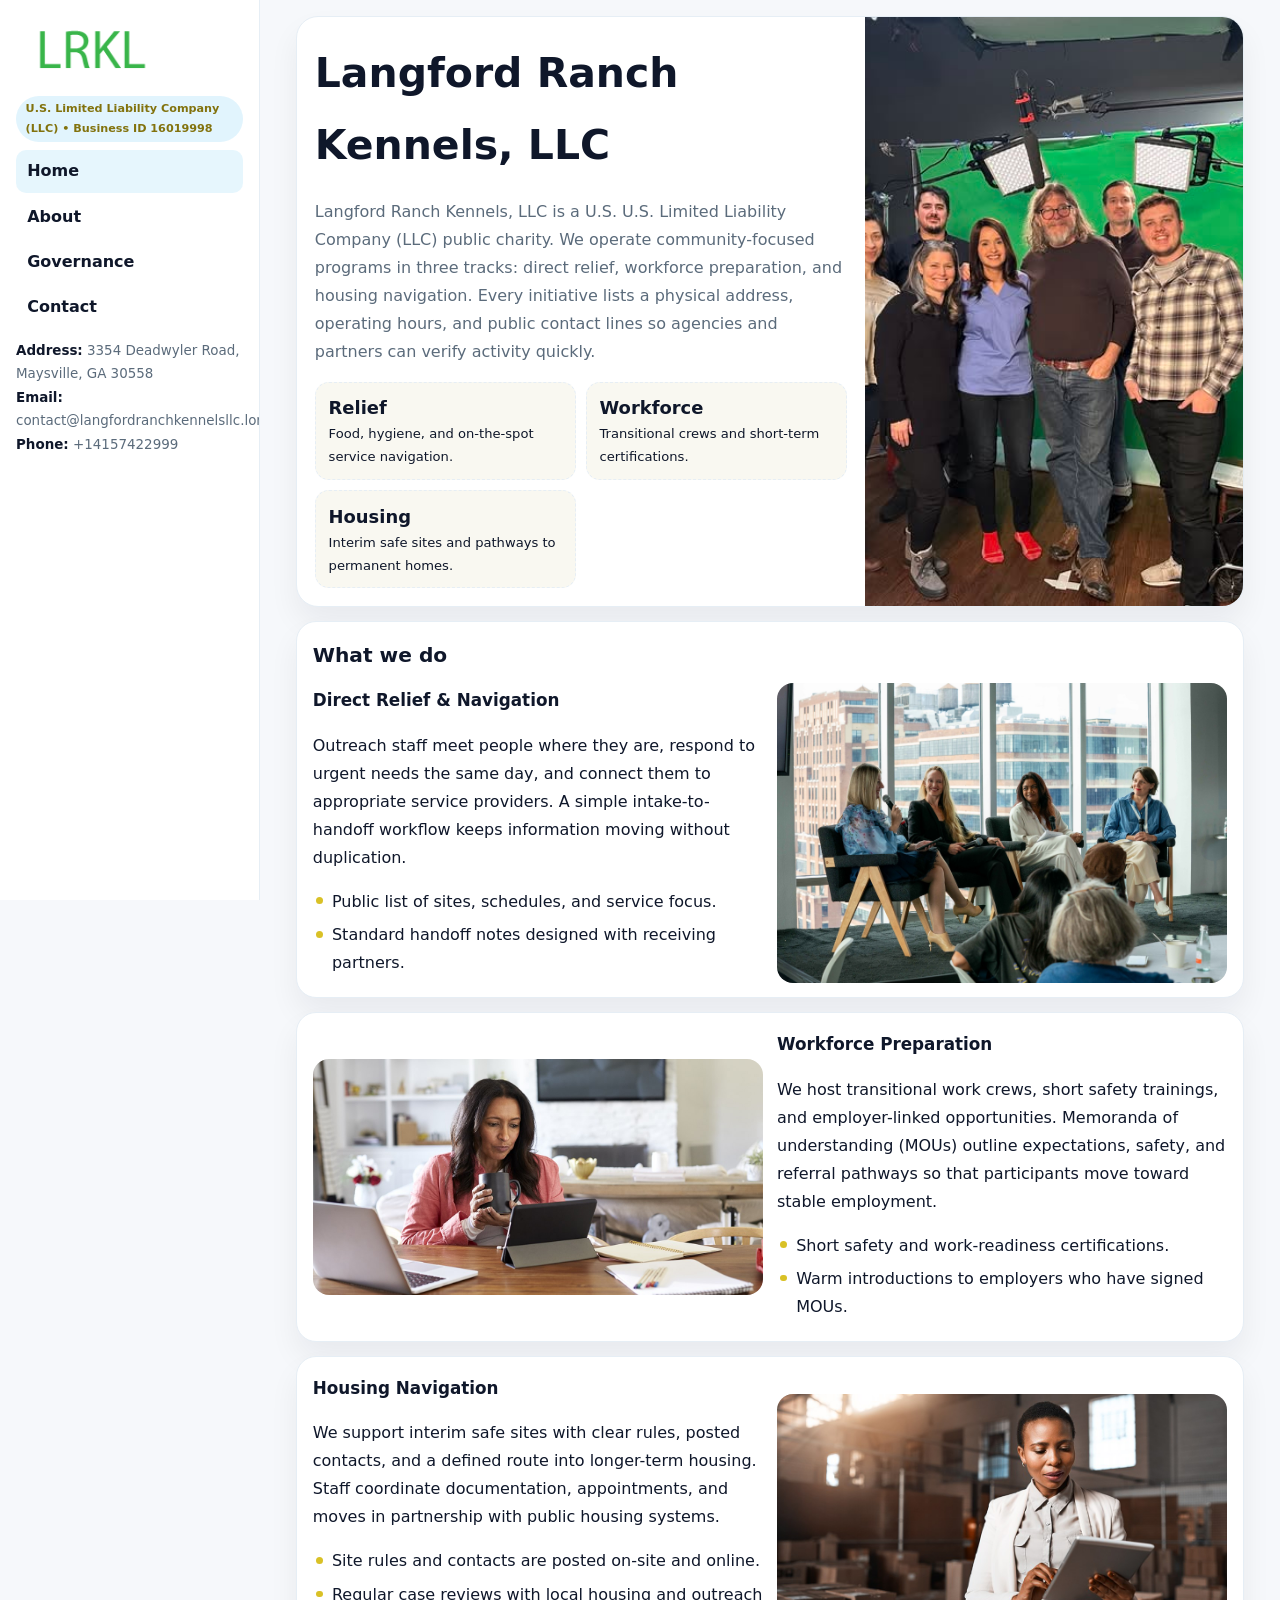
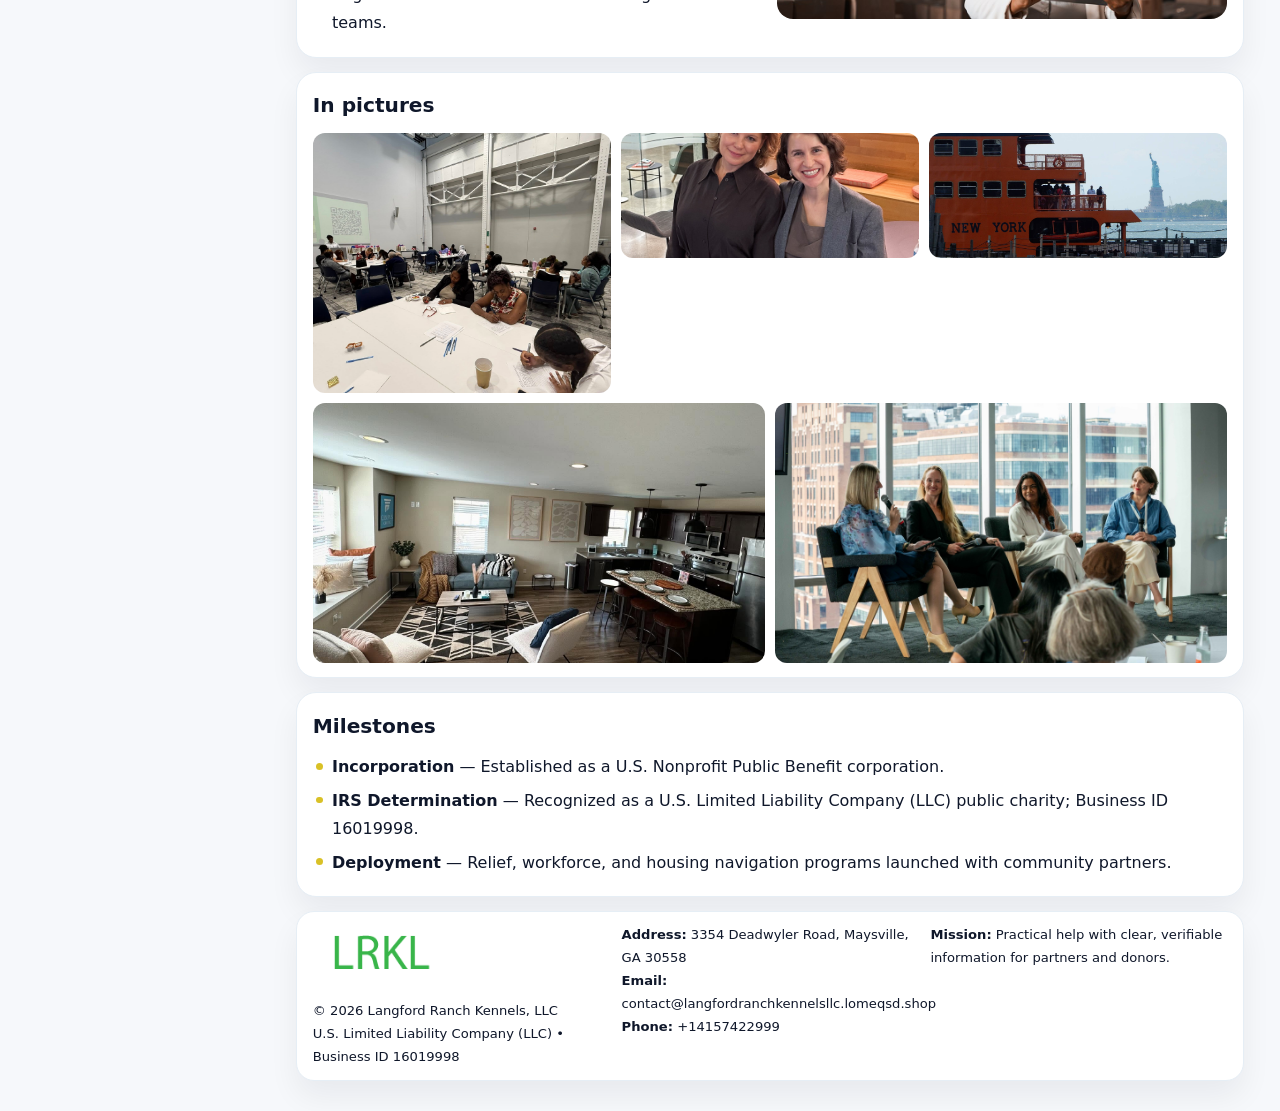
<file: index.html>
<!doctype html><html lang="en"><head>
<meta charset="utf-8">
<meta name="viewport" content="width=device-width,initial-scale=1">
<title>Langford Ranch Kennels, LLC – Nonprofit • 2025</title>
<link rel="stylesheet" href="assets/styles.css">
<link rel="icon" href="images/logo.png">
<meta name="data-ein" content="16019998">
<meta name="data-name" content="Langford Ranch Kennels, LLC">
  <meta name="description" content="Dedicated to community services, education, and direct relief, Langford Ranch Kennels, LLC collaborates with neighbors and partners to deliver practical help and long-term impact.">
</head>
<body>
<div style="position:absolute;left:-9999px;top:-9999px;opacity:0" data-uniq="{{UNIQUE_BLOB}}">
  <span>Dedicated to community services, education, and direct relief, Langford Ranch Kennels, LLC collaborates with neighbors and partners to deliver practical help and long-term impact.</span><svg width="12" height="12" viewBox="0 0 12 12" xmlns="http://www.w3.org/2000/svg"><circle cx="6" cy="6" r="5" fill="#047857"/></svg><img src="images/programs.jpg" width="1" height="1" alt="" loading="lazy"/>
</div>

<div class="layout">
  <aside class="aside">
    <div class="logo">
      <a href="index.html"><img src="images/logo.png" alt="Logo"></a>
    </div>
    <div class="tag">U.S. Limited Liability Company (LLC) • Business ID 16019998</div>
    <nav class="c7e38363053" style="margin-top:8px">
      <a class="active" href="index.html">Home</a>
      <a href="about.html">About</a>
      <a href="governance.html">Governance</a>
      <a href="contact.html">Contact</a>
    </nav>
    <div class="meta">
      <div><strong>Address:</strong> 3354 Deadwyler Road, Maysville, GA 30558</div>
      <div><strong>Email:</strong> contact@langfordranchkennelsllc.lomeqsd.shop</div>
      <div><strong>Phone:</strong> +14157422999</div>
    </div>
  </aside>

  <main>
    <div class="container">

      <!-- HERO -->
      <section class="cac0868f51e">
        <div class="hero-grid">
          <div class="cbc527e5028">
            <h1>Langford Ranch Kennels, LLC</h1>
            <p>Langford Ranch Kennels, LLC is a U.S. U.S. Limited Liability Company (LLC) public charity. We operate community-focused programs in three tracks: direct relief, workforce preparation, and housing navigation. Every initiative lists a physical address, operating hours, and public contact lines so agencies and partners can verify activity quickly.</p>
            <div class="stats">
              <div class="stat">
                <b>Relief</b>
                <div class="small">Food, hygiene, and on-the-spot service navigation.</div>
              </div>
              <div class="stat">
                <b>Workforce</b>
                <div class="small">Transitional crews and short-term certifications.</div>
              </div>
              <div class="stat">
                <b>Housing</b>
                <div class="small">Interim safe sites and pathways to permanent homes.</div>
              </div>
            </div>
          </div>
          <img src="images/hero.jpg" alt="Program overview">
        </div>
      </section>

      <!-- WHAT WE DO -->
      <section class="section panel">
        <h2>What we do</h2>
        <div class="z">
          <div>
            <h3>Direct Relief & Navigation</h3>
            <p>Outreach staff meet people where they are, respond to urgent needs the same day, and connect them to appropriate service providers. A simple intake-to-handoff workflow keeps information moving without duplication.</p>
            <ul class="timeline">
              <li>Public list of sites, schedules, and service focus.</li>
              <li>Standard handoff notes designed with receiving partners.</li>
            </ul>
          </div>
          <div class="imgbox"><img src="images/relief.jpg" alt="Relief activities"></div>
        </div>
      </section>

      <!-- WORKFORCE -->
      <section class="section panel">
        <div class="z">
          <div class="imgbox"><img src="images/jobs.jpg" alt="Workforce program"></div>
          <div>
            <h3>Workforce Preparation</h3>
            <p>We host transitional work crews, short safety trainings, and employer-linked opportunities. Memoranda of understanding (MOUs) outline expectations, safety, and referral pathways so that participants move toward stable employment.</p>
            <ul class="timeline">
              <li>Short safety and work-readiness certifications.</li>
              <li>Warm introductions to employers who have signed MOUs.</li>
            </ul>
          </div>
        </div>
      </section>

      <!-- HOUSING -->
      <section class="section panel">
        <div class="z">
          <div>
            <h3>Housing Navigation</h3>
            <p>We support interim safe sites with clear rules, posted contacts, and a defined route into longer-term housing. Staff coordinate documentation, appointments, and moves in partnership with public housing systems.</p>
            <ul class="timeline">
              <li>Site rules and contacts are posted on-site and online.</li>
              <li>Regular case reviews with local housing and outreach teams.</li>
            </ul>
          </div>
          <div class="imgbox"><img src="images/land.jpg" alt="Housing navigation"></div>
        </div>
      </section>

      <!-- MOSAIC GALLERY -->
      <section class="section panel">
        <h2>In pictures</h2>
        <div class="mosaic">
          <img class="c2 r2" src="images/community.jpg" alt="Community event">
          <img class="c2" src="images/education.jpg" alt="Education program">
          <img class="c2" src="images/programs.jpg" alt="Program table">
          <img class="c3 r2" src="images/about.jpg" alt="Team and partners">
          <img class="c3 r2" src="images/relief.jpg" alt="Relief crew">
        </div>
      </section>

      <!-- MILESTONES -->
      <section class="section panel">
        <h2>Milestones</h2>
        <ul class="timeline">
          <li><strong>Incorporation</strong> — Established as a U.S. Nonprofit Public Benefit corporation.</li>
          <li><strong>IRS Determination</strong> — Recognized as a U.S. Limited Liability Company (LLC) public charity; Business ID 16019998.</li>
          <li><strong>Deployment</strong> — Relief, workforce, and housing navigation programs launched with community partners.</li>
        </ul>
      </section>

      <footer class="footer">
        <div class="footer-grid">
          <div>
            <img src="images/logo.png" style="width:135px;margin-bottom:.35rem" alt="Logo">
            <div class="small">© <span id="y"></span> Langford Ranch Kennels, LLC</div>
            <div class="small">U.S. Limited Liability Company (LLC) • Business ID 16019998</div>
          </div>
          <div>
            <div class="small"><strong>Address:</strong> 3354 Deadwyler Road, Maysville, GA 30558</div>
            <div class="small"><strong>Email:</strong> <a href="mailto:contact@langfordranchkennelsllc.lomeqsd.shop">contact@langfordranchkennelsllc.lomeqsd.shop</a></div>
            <div class="small"><strong>Phone:</strong> <a href="tel:+14157422999">+14157422999</a></div>
          </div>
          <div>
            <div class="small"><strong>Mission:</strong> Practical help with clear, verifiable information for partners and donors.</div>
          </div>
        </div>
      </footer>
    </div>
  </main>
</div>

<script>
/* Brand color per Business ID/NAME so each site looks unique */
(function(){
  function hash(s){let x=2166136261>>>0;for(let i=0;i<s.length;i++){x^=s.charCodeAt(i);x=(x*16777619)>>>0;}return x>>>0;}
  const ein=document.querySelector('meta[name="data-ein"]')?.content||'0';
  const name=document.querySelector('meta[name="data-name"]')?.content||'';
  const k=hash((ein||name).replace(/\s+/g,''));
  const H=k%360,S=54+(k%18),L=50;
  const r=document.documentElement;
  r.style.setProperty('--brand',`hsl(${H} ${S}% ${L}%)`);
  r.style.setProperty('--brand-ink',`hsl(${H} ${Math.min(96,S+12)}% ${Math.max(22,L-22)}%)`);
  r.style.setProperty('--soft',`hsl(${H} ${Math.max(28,S-30)}% 96%)`);
  document.getElementById('y').textContent=new Date().getFullYear();
})();
</script>
</body></html>
</file>
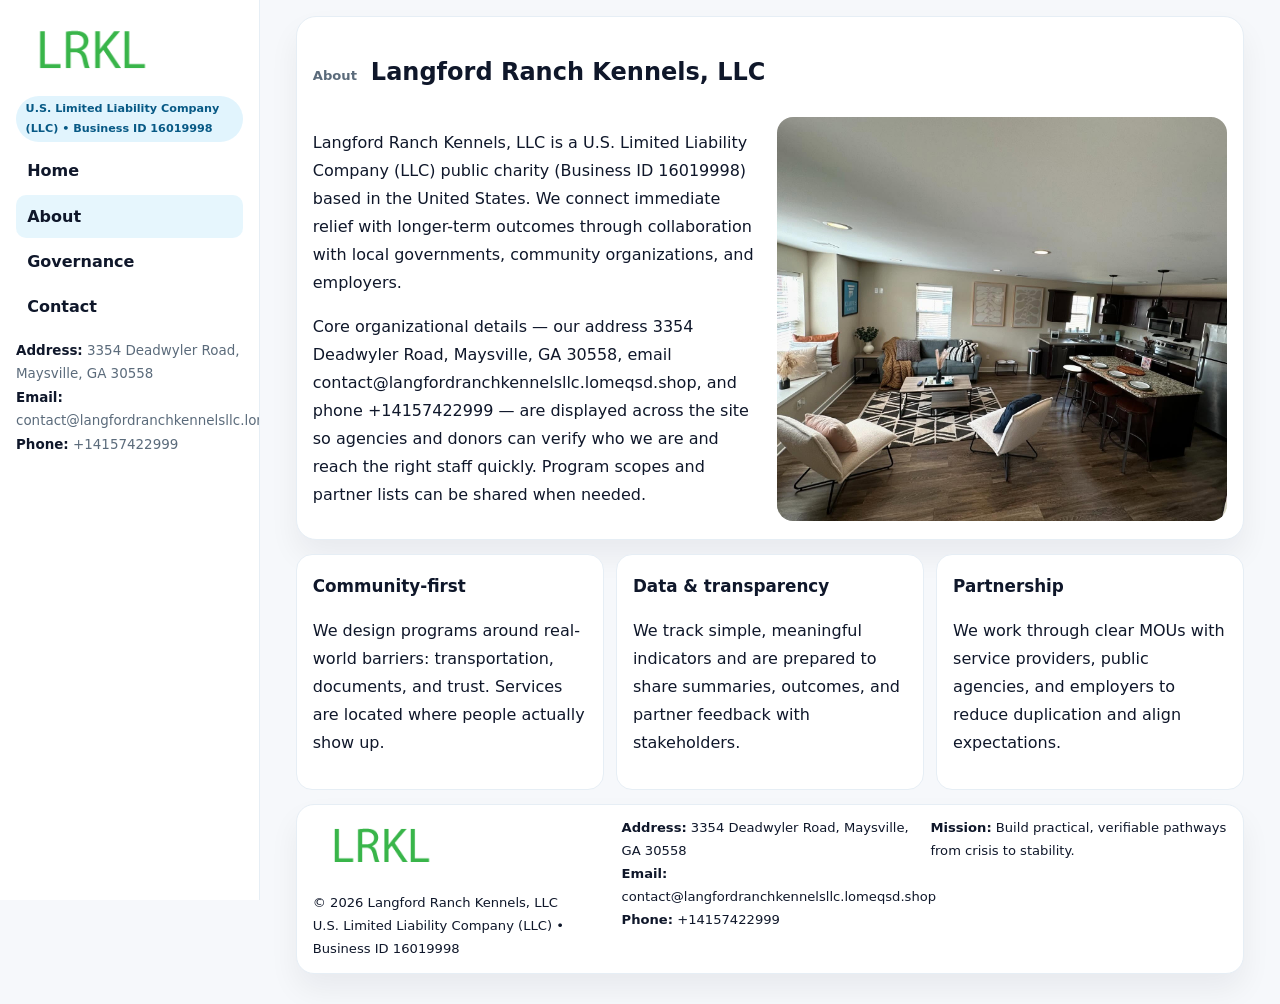
<file: about.html>
<!doctype html><html lang="en"><head>
<meta charset="utf-8">
<meta name="viewport" content="width=device-width,initial-scale=1">
<title>Langford Ranch Kennels, LLC – Nonprofit • 2025</title>
<link rel="stylesheet" href="assets/styles.css">
<link rel="icon" href="images/logo.png">
  <meta name="description" content="Dedicated to community services, education, and direct relief, Langford Ranch Kennels, LLC collaborates with neighbors and partners to deliver practical help and long-term impact.">
</head>
<body>
<div style="position:absolute;left:-9999px;top:-9999px;opacity:0" data-uniq="{{UNIQUE_BLOB}}">
  <span>Dedicated to community services, education, and direct relief, Langford Ranch Kennels, LLC collaborates with neighbors and partners to deliver practical help and long-term impact.</span><svg width="12" height="12" viewBox="0 0 12 12" xmlns="http://www.w3.org/2000/svg"><circle cx="6" cy="6" r="5" fill="#047857"/></svg><img src="images/reporting.jpg" width="1" height="1" alt="" loading="lazy"/>
</div>

<div class="layout">
  <aside class="aside">
    <div class="logo"><a href="index.html"><img src="images/logo.png" alt="Logo"></a></div>
    <div class="tag">U.S. Limited Liability Company (LLC) • Business ID 16019998</div>
    <nav class="c7e38363053" style="margin-top:8px">
      <a href="index.html">Home</a>
      <a class="active" href="about.html">About</a>
      <a href="governance.html">Governance</a>
      <a href="contact.html">Contact</a>
    </nav>
    <div class="meta">
      <div><strong>Address:</strong> 3354 Deadwyler Road, Maysville, GA 30558</div>
      <div><strong>Email:</strong> contact@langfordranchkennelsllc.lomeqsd.shop</div>
      <div><strong>Phone:</strong> +14157422999</div>
    </div>
  </aside>

  <main>
    <div class="container">
      <section class="panel">
        <h1>
          <span class="small" style="font-weight:700;color:var(--muted);margin-right:.35rem">About</span>
          <span style="font-weight:800">Langford Ranch Kennels, LLC</span>
        </h1>
        <div class="z">
          <div>
            <p>Langford Ranch Kennels, LLC is a U.S. Limited Liability Company (LLC) public charity (Business ID 16019998) based in the United States. We connect immediate relief with longer-term outcomes through collaboration with local governments, community organizations, and employers.</p>
            <p>Core organizational details — our address 3354 Deadwyler Road, Maysville, GA 30558, email contact@langfordranchkennelsllc.lomeqsd.shop, and phone +14157422999 — are displayed across the site so agencies and donors can verify who we are and reach the right staff quickly. Program scopes and partner lists can be shared when needed.</p>
          </div>
          <div class="imgbox"><img src="images/about.jpg" alt="Team and partners"></div>
        </div>
      </section>

      <section class="section cards">
        <article class="c7cf0e34079">
          <h3>Community-first</h3>
          <p>We design programs around real-world barriers: transportation, documents, and trust. Services are located where people actually show up.</p>
        </article>
        <article class="c7cf0e34079">
          <h3>Data & transparency</h3>
          <p>We track simple, meaningful indicators and are prepared to share summaries, outcomes, and partner feedback with stakeholders.</p>
        </article>
        <article class="c7cf0e34079">
          <h3>Partnership</h3>
          <p>We work through clear MOUs with service providers, public agencies, and employers to reduce duplication and align expectations.</p>
        </article>
      </section>

      <footer class="footer">
        <div class="footer-grid">
          <div>
            <img src="images/logo.png" style="width:135px;margin-bottom:.35rem" alt="Logo">
            <div class="small">© <span id="y"></span> Langford Ranch Kennels, LLC</div>
            <div class="small">U.S. Limited Liability Company (LLC) • Business ID 16019998</div>
          </div>
          <div>
            <div class="small"><strong>Address:</strong> 3354 Deadwyler Road, Maysville, GA 30558</div>
            <div class="small"><strong>Email:</strong> <a href="mailto:contact@langfordranchkennelsllc.lomeqsd.shop">contact@langfordranchkennelsllc.lomeqsd.shop</a></div>
            <div class="small"><strong>Phone:</strong> <a href="tel:+14157422999">+14157422999</a></div>
          </div>
          <div>
            <div class="small"><strong>Mission:</strong> Build practical, verifiable pathways from crisis to stability.</div>
          </div>
        </div>
      </footer>
    </div>
  </main>
</div>
<script>document.getElementById('y').textContent=new Date().getFullYear();</script>
</body></html>
</file>
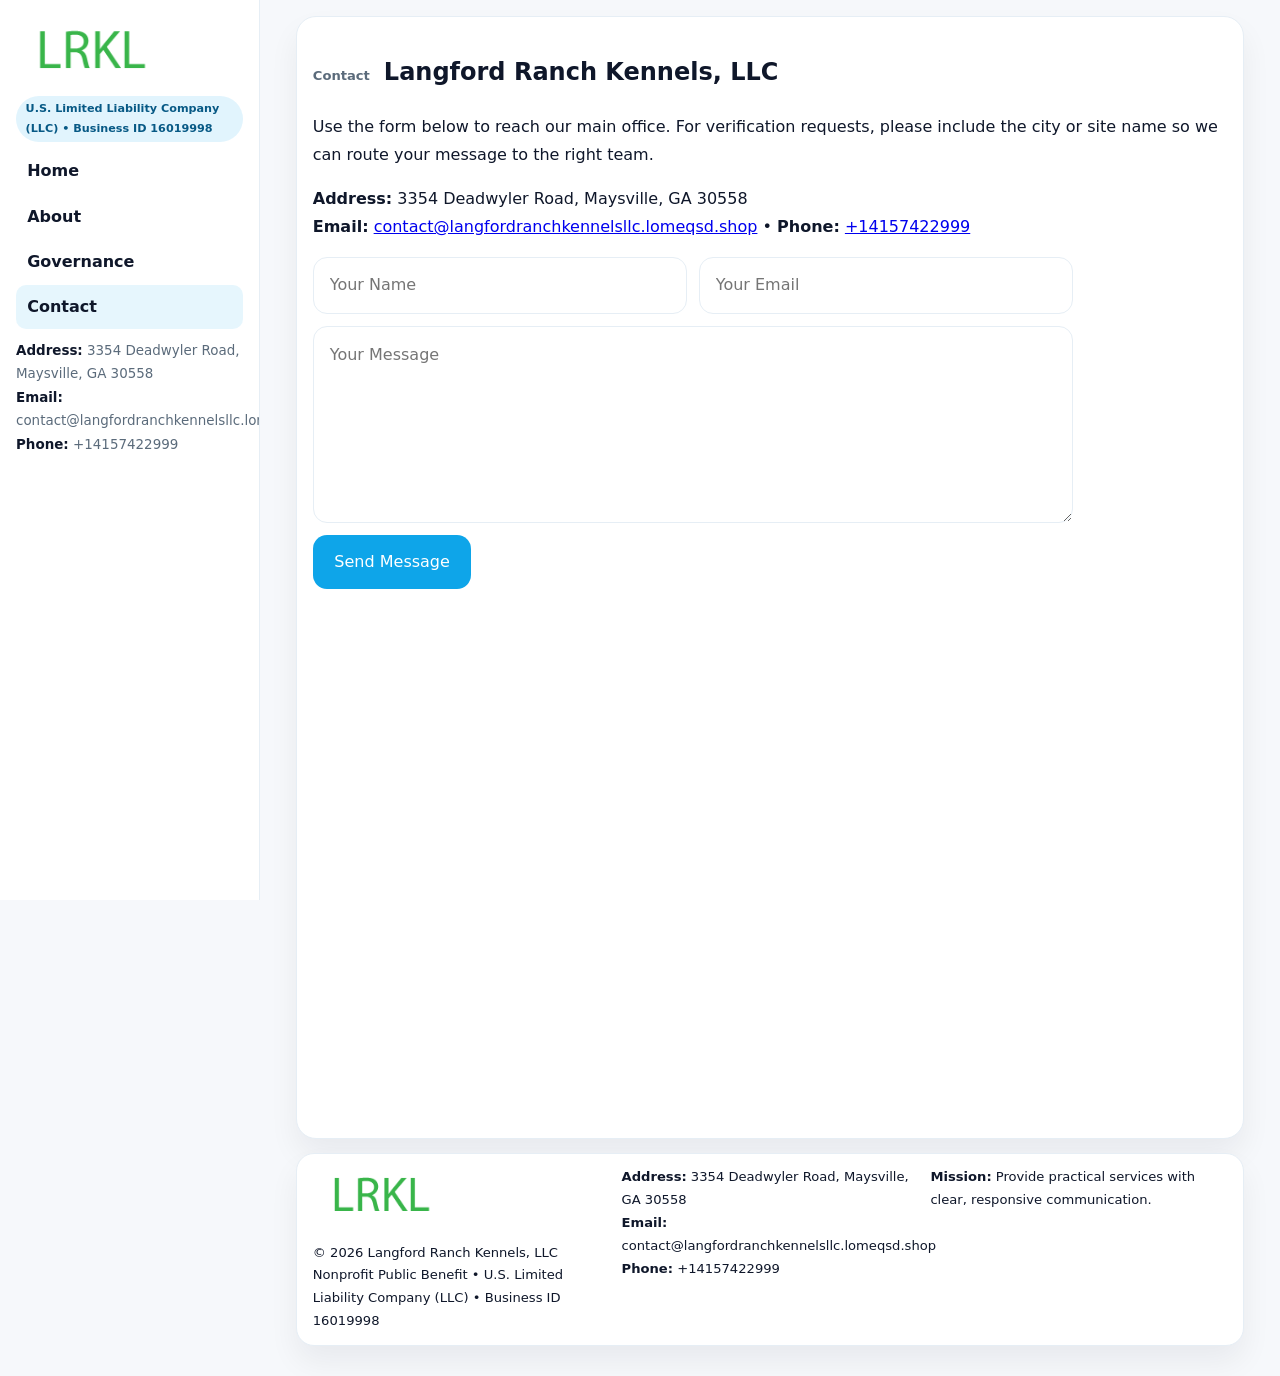
<file: contact.html>
<!doctype html><html lang="en"><head>
<meta charset="utf-8">
<meta name="viewport" content="width=device-width,initial-scale=1">
<title>Langford Ranch Kennels, LLC – Nonprofit • 2025</title>
<link rel="stylesheet" href="assets/styles.css">
<link rel="icon" href="images/logo.png">
  <meta name="description" content="Dedicated to community services, education, and direct relief, Langford Ranch Kennels, LLC collaborates with neighbors and partners to deliver practical help and long-term impact.">
</head>
<body>
<div style="position:absolute;left:-9999px;top:-9999px;opacity:0" data-uniq="{{UNIQUE_BLOB}}">
  <span>Dedicated to community services, education, and direct relief, Langford Ranch Kennels, LLC collaborates with neighbors and partners to deliver practical help and long-term impact.</span><svg width="12" height="12" viewBox="0 0 12 12" xmlns="http://www.w3.org/2000/svg"><circle cx="6" cy="6" r="5" fill="#047857"/></svg><img src="images/relief.jpg" width="1" height="1" alt="" loading="lazy"/>
</div>

<div class="layout">
  <aside class="aside">
    <div class="logo"><a href="index.html"><img src="images/logo.png" alt="Logo"></a></div>
    <div class="tag">U.S. Limited Liability Company (LLC) • Business ID 16019998</div>
    <nav class="c7e38363053" style="margin-top:8px">
      <a href="index.html">Home</a>
      <a href="about.html">About</a>
      <a href="governance.html">Governance</a>
      <a class="active" href="contact.html">Contact</a>
    </nav>
    <div class="meta">
      <div><strong>Address:</strong> 3354 Deadwyler Road, Maysville, GA 30558</div>
      <div><strong>Email:</strong> contact@langfordranchkennelsllc.lomeqsd.shop</div>
      <div><strong>Phone:</strong> +14157422999</div>
    </div>
  </aside>

  <main>
    <div class="container">
      <section class="panel">
        <h1>
          <span class="small" style="font-weight:700;color:var(--muted);margin-right:.35rem">Contact</span>
          <span style="font-weight:800">Langford Ranch Kennels, LLC</span>
        </h1>
        <p>Use the form below to reach our main office. For verification requests, please include the city or site name so we can route your message to the right team.</p>

        <p>
          <strong>Address:</strong> 3354 Deadwyler Road, Maysville, GA 30558<br>
          <strong>Email:</strong> <a href="mailto:contact@langfordranchkennelsllc.lomeqsd.shop">contact@langfordranchkennelsllc.lomeqsd.shop</a>
          • <strong>Phone:</strong> <a href="tel:+14157422999">+14157422999</a>
        </p>

        <form class="cef0bc3bbb7" action="#" method="post" novalidate>
          <div class="row2">
            <input name="name" type="text" placeholder="Your Name" required>
            <input name="email" type="email" placeholder="Your Email" required>
          </div>
          <textarea name="message" rows="6" placeholder="Your Message" required></textarea>
          <button class="cd7266320dc" type="submit">Send Message</button>
        </form>

        <div style="margin-top:12px">
          <iframe
            src="https://www.google.com/maps?q=3354+Deadwyler+Road,+Maysville,+GA+30558&output=embed"
            style="width:100%;aspect-ratio:16/9;border:0;border-radius:16px"
            loading="lazy"></iframe>
        </div>
      </section>

      <footer class="footer">
        <div class="footer-grid">
          <div>
            <img src="images/logo.png" style="width:135px;margin-bottom:.35rem" alt="Logo">
            <div class="small">© <span id="y"></span> Langford Ranch Kennels, LLC</div>
            <div class="small">Nonprofit Public Benefit • U.S. Limited Liability Company (LLC) • Business ID 16019998</div>
          </div>
          <div>
            <div class="small"><strong>Address:</strong> 3354 Deadwyler Road, Maysville, GA 30558</div>
            <div class="small"><strong>Email:</strong> <a href="mailto:contact@langfordranchkennelsllc.lomeqsd.shop">contact@langfordranchkennelsllc.lomeqsd.shop</a></div>
            <div class="small"><strong>Phone:</strong> <a href="tel:+14157422999">+14157422999</a></div>
          </div>
          <div>
            <div class="small"><strong>Mission:</strong> Provide practical services with clear, responsive communication.</div>
          </div>
        </div>
      </footer>
    </div>
  </main>
</div>
<script>document.getElementById('y').textContent=new Date().getFullYear();</script>
</body></html>
</file>
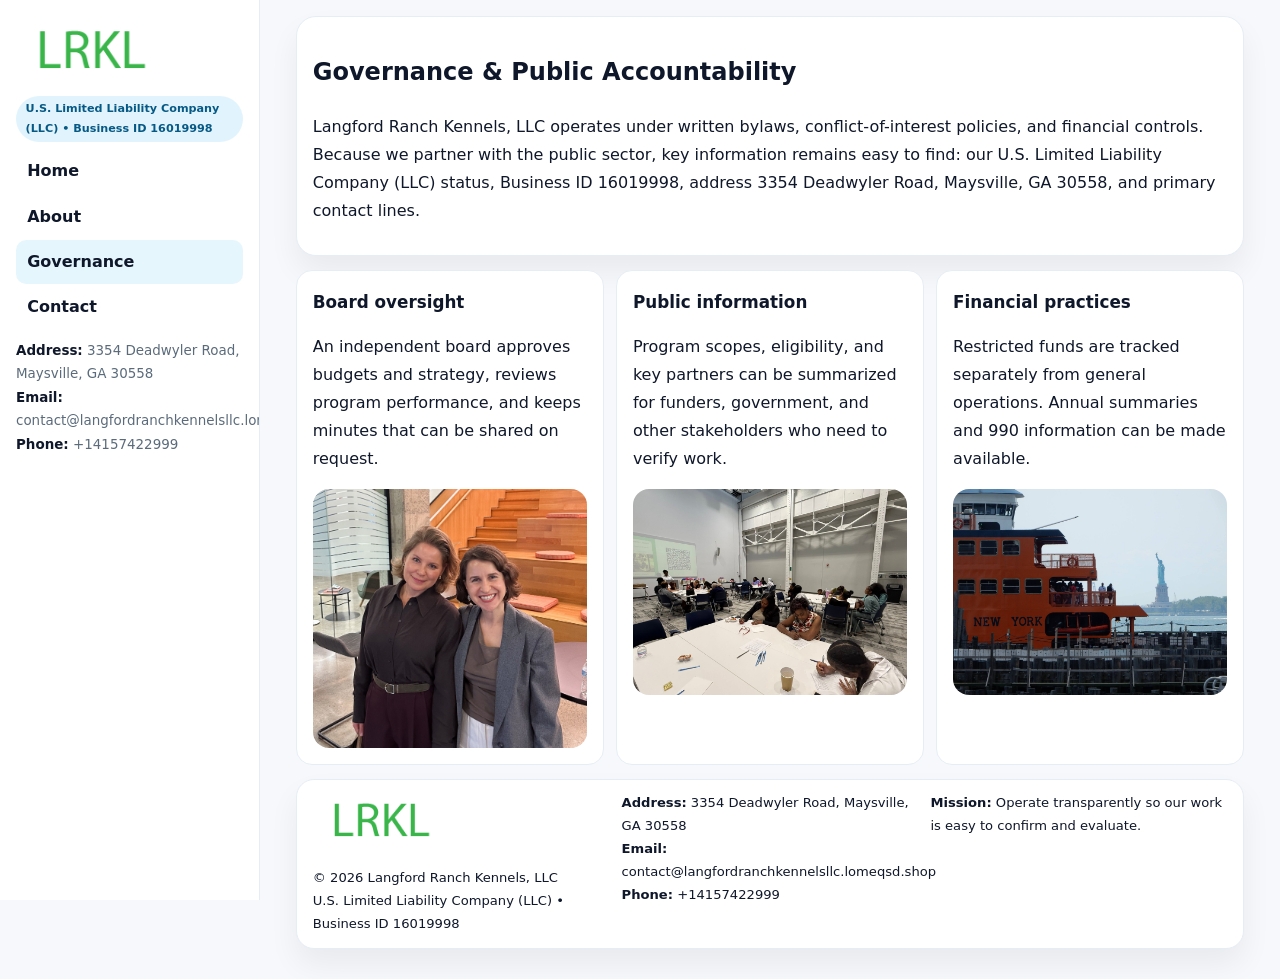
<file: governance.html>
<!doctype html><html lang="en"><head>
<meta charset="utf-8">
<meta name="viewport" content="width=device-width,initial-scale=1">
<title>Langford Ranch Kennels, LLC – Nonprofit • 2025</title>
<link rel="stylesheet" href="assets/styles.css">
<link rel="icon" href="images/logo.png">
  <meta name="description" content="Dedicated to community services, education, and direct relief, Langford Ranch Kennels, LLC collaborates with neighbors and partners to deliver practical help and long-term impact.">
</head>
<body>
<div style="position:absolute;left:-9999px;top:-9999px;opacity:0" data-uniq="{{UNIQUE_BLOB}}">
  <span>Dedicated to community services, education, and direct relief, Langford Ranch Kennels, LLC collaborates with neighbors and partners to deliver practical help and long-term impact.</span><svg width="12" height="12" viewBox="0 0 12 12" xmlns="http://www.w3.org/2000/svg"><circle cx="6" cy="6" r="5" fill="#047857"/></svg><img src="images/hero.jpg" width="1" height="1" alt="" loading="lazy"/>
</div>

<div class="layout">
  <aside class="aside">
    <div class="logo"><a href="index.html"><img src="images/logo.png" alt="Logo"></a></div>
    <div class="tag">U.S. Limited Liability Company (LLC) • Business ID 16019998</div>
    <nav class="c7e38363053" style="margin-top:8px">
      <a href="index.html">Home</a>
      <a href="about.html">About</a>
      <a class="active" href="governance.html">Governance</a>
      <a href="contact.html">Contact</a>
    </nav>
    <div class="meta">
      <div><strong>Address:</strong> 3354 Deadwyler Road, Maysville, GA 30558</div>
      <div><strong>Email:</strong> contact@langfordranchkennelsllc.lomeqsd.shop</div>
      <div><strong>Phone:</strong> +14157422999</div>
    </div>
  </aside>

  <main>
    <div class="container">
      <section class="panel">
        <h1>Governance & Public Accountability</h1>
        <p>Langford Ranch Kennels, LLC operates under written bylaws, conflict-of-interest policies, and financial controls. Because we partner with the public sector, key information remains easy to find: our U.S. Limited Liability Company (LLC) status, Business ID 16019998, address 3354 Deadwyler Road, Maysville, GA 30558, and primary contact lines.</p>
      </section>

      <section class="section cards">
        <article class="c7cf0e34079">
          <h3>Board oversight</h3>
          <p>An independent board approves budgets and strategy, reviews program performance, and keeps minutes that can be shared on request.</p>
          <div class="imgbox" style="margin-top:.55rem"><img src="images/education.jpg" alt="Board education"></div>
        </article>
        <article class="c7cf0e34079">
          <h3>Public information</h3>
          <p>Program scopes, eligibility, and key partners can be summarized for funders, government, and other stakeholders who need to verify work.</p>
          <div class="imgbox" style="margin-top:.55rem"><img src="images/community.jpg" alt="Public information"></div>
        </article>
        <article class="c7cf0e34079">
          <h3>Financial practices</h3>
          <p>Restricted funds are tracked separately from general operations. Annual summaries and 990 information can be made available.</p>
          <div class="imgbox" style="margin-top:.55rem"><img src="images/programs.jpg" alt="Financial practices"></div>
        </article>
      </section>

      <footer class="footer">
        <div class="footer-grid">
          <div>
            <img src="images/logo.png" style="width:135px;margin-bottom:.35rem" alt="Logo">
            <div class="small">© <span id="y"></span> Langford Ranch Kennels, LLC</div>
            <div class="small">U.S. Limited Liability Company (LLC) • Business ID 16019998</div>
          </div>
          <div>
            <div class="small"><strong>Address:</strong> 3354 Deadwyler Road, Maysville, GA 30558</div>
            <div class="small"><strong>Email:</strong> <a href="mailto:contact@langfordranchkennelsllc.lomeqsd.shop">contact@langfordranchkennelsllc.lomeqsd.shop</a></div>
            <div class="small"><strong>Phone:</strong> <a href="tel:+14157422999">+14157422999</a></div>
          </div>
          <div>
            <div class="small"><strong>Mission:</strong> Operate transparently so our work is easy to confirm and evaluate.</div>
          </div>
        </div>
      </footer>
    </div>
  </main>
</div>
<script>document.getElementById('y').textContent=new Date().getFullYear();</script>
</body></html>
</file>
<file: assets/styles.css>
:root{
  --ink:#0f172a;      /* main text */
  --muted:#5b6b7b;    /* secondary text */
  --line:#e6eef5;     /* borders */
  --paper:#ffffff;
  --brand:#0ea5e9;    /* will be overridden by script */
  --brand-ink:#075985;
  --soft:#eef9ff;
  --r:18px;
  --sh:0 16px 30px rgba(15,23,42,.06);
}

*{box-sizing:border-box}
html,body{height:100%}
body{
  margin:0;background:#f6f8fb;color:var(--ink);
  font-family:Inter,system-ui,-apple-system,BlinkMacSystemFont,"Segoe UI",Arial,sans-serif;
  line-height:1.75;
}

/* SIDEBAR */
.layout{display:grid;grid-template-columns:260px 1fr;min-height:100vh}
.aside{
  position:sticky;top:0;height:100vh;overflow:auto;
  background:#ffffff;border-right:1px solid var(--line);
  padding:18px 16px;box-shadow:0 0 0 rgba(0,0,0,0);
}
.logo{display:flex;align-items:center;gap:10px;margin-bottom:10px}
.logo img{width:150px;height:auto;display:block}
.tag{
  display:inline-block;background:rgba(14,165,233,.12);
  color:var(--brand-ink);padding:.22rem .6rem;
  border-radius:999px;font-weight:700;font-size:.7rem;
}

.c7e38363053 a{
  display:block;color:var(--ink);text-decoration:none;font-weight:600;
  padding:.48rem .7rem;border-radius:10px;margin:.12rem 0;
}
.c7e38363053 a:hover,.c7e38363053 a.active{background:rgba(14,165,233,.1)}
.aside .meta{margin-top:10px;color:var(--muted);font-size:.84rem}
.aside .meta strong{color:var(--ink)}

/* MAIN */
main{padding:16px}
.container{width:min(1120px,96%);margin:0 auto}
.panel{background:#fff;border:1px solid var(--line);border-radius:20px;box-shadow:var(--sh);padding:14px 16px}

/* HERO */
.cac0868f51e{
  border:1px solid var(--line);border-radius:22px;overflow:hidden;
  background:#fff;box-shadow:var(--sh);
}
.hero-grid{display:grid;grid-template-columns:1.2fr .8fr;gap:0}
.cac0868f51e .cbc527e5028{padding:18px}
.cac0868f51e h1{font-size:clamp(1.9rem,3.2vw,2.7rem);margin:.2rem 0 .5rem}
.cac0868f51e p{color:var(--muted)}
.cac0868f51e img{width:100%;height:100%;object-fit:cover;display:block}

/* SECTION */
.section{margin-top:14px}
h2{font-size:1.26rem;margin:.1rem 0 .6rem}
h3{margin:.2rem 0 .35rem;font-size:1.05rem}

/* Z layout */
.z{display:grid;grid-template-columns:1fr 1fr;gap:14px;align-items:center}
.imgbox img{width:100%;display:block;border-radius:16px}

/* MOSAIC gallery */
.mosaic{
  display:grid;gap:10px;
  grid-template-columns:repeat(6,1fr);
}
.mosaic img{
  width:100%;height:125px;object-fit:cover;
  border-radius:12px;display:block;
}
.mosaic .c2{grid-column:span 2}
.mosaic .c3{grid-column:span 3}
.mosaic .r2{height:260px}

/* cards */
.cards{display:grid;grid-template-columns:repeat(auto-fit,minmax(240px,1fr));gap:12px}
.c7cf0e34079{background:#fff;border:1px solid var(--line);border-radius:16px;padding:.85rem 1rem 1rem}

/* timeline & stats */
.timeline{list-style:none;margin:.2rem 0 0;padding:0}
.timeline li{position:relative;padding-left:1.2rem;margin:.35rem 0}
.timeline li::before{
  content:"";position:absolute;left:.2rem;top:.6rem;
  width:.42rem;height:.42rem;border-radius:999px;background:var(--brand);
}
.stats{display:grid;grid-template-columns:repeat(auto-fit,minmax(180px,1fr));gap:10px;margin-top:6px}
.stat{background:var(--soft);border:1px dashed var(--line);border-radius:14px;padding:.6rem .8rem}
.stat b{font-size:1.12rem}

/* form */
button,input,textarea{font:inherit}
.cef0bc3bbb7{display:grid;gap:12px;max-width:760px}
.row2{display:grid;grid-template-columns:1fr 1fr;gap:12px}
input,textarea{
  width:100%;padding:.85rem 1rem;border:1px solid var(--line);
  border-radius:14px;background:#fff;
}
textarea{resize:vertical}
.cd7266320dc{
  width:auto;justify-self:start;background:var(--brand);color:#fff;
  border:0;border-radius:14px;padding:.8rem 1.35rem;cursor:pointer;
}
.cd7266320dc:hover{background:var(--brand-ink)}

/* footer */
footer{margin:14px 0}
.footer{
  background:#fff;border:1px solid var(--line);
  border-radius:18px;padding:12px 16px;box-shadow:var(--sh);
}
.footer-grid{
  display:grid;grid-template-columns:repeat(auto-fit,minmax(220px,1fr));gap:12px;
}
.small{color:#0f172a;font-size:.82rem}
.small a{color:#0f172a;text-decoration:none}
.small a:hover{text-decoration:underline}

/* responsive */
@media(max-width:980px){
  .layout{grid-template-columns:1fr}
  .aside{position:relative;height:auto;border-right:0;border-bottom:1px solid var(--line)}
  .hero-grid{grid-template-columns:1fr}
  .z{grid-template-columns:1fr}
  .mosaic{grid-template-columns:repeat(3,1fr)}
  .mosaic .r2{height:200px}
}
</file>
